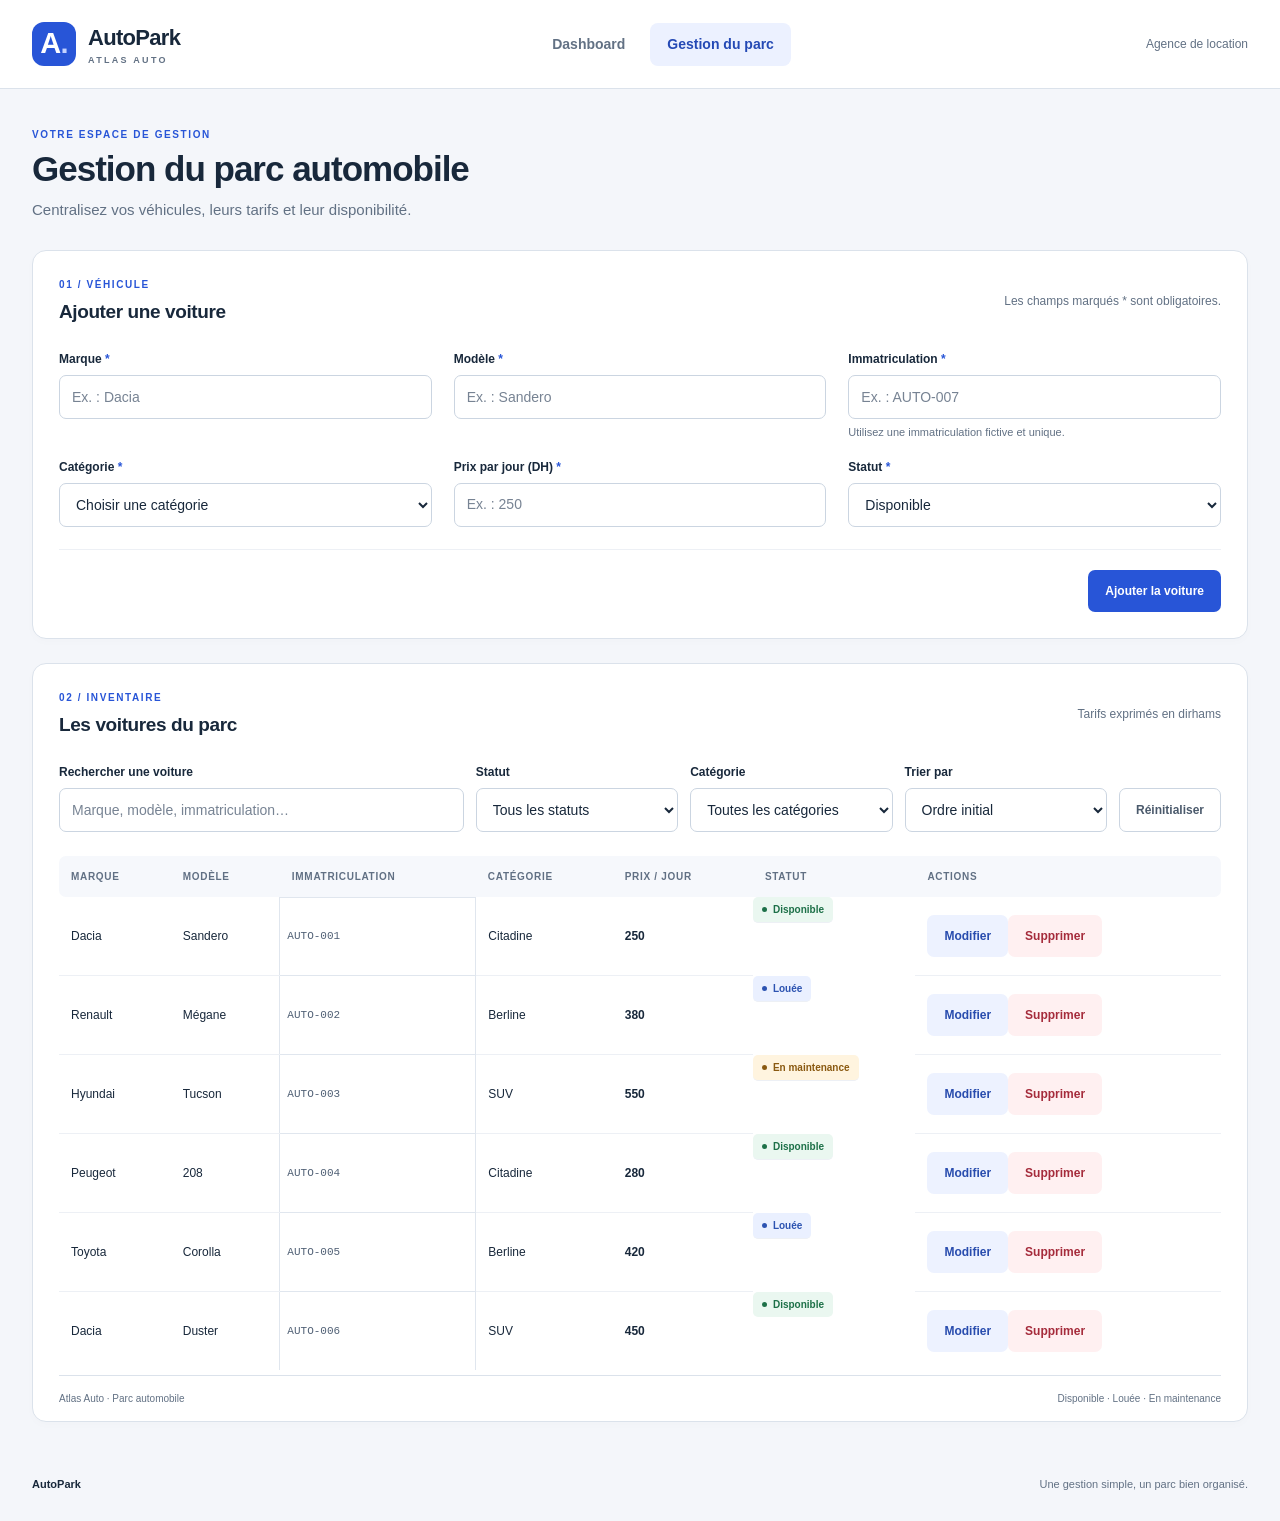
<file: voitures.html>
<!doctype html>
<html lang="fr">
  <head>
    <meta charset="UTF-8" />
    <meta name="viewport" content="width=device-width, initial-scale=1.0" />
    <meta
      name="description"
      content="AutoPark — Interface de gestion du parc automobile Atlas Auto."
    />
    <title>Gestion du parc · AutoPark</title>
    <link rel="icon" href="data:," />
    <link rel="stylesheet" href="css/style.css" />
    <script type="module" src="js/voitures.js"></script>
  </head>
  <body>
    <a class="skip-link" href="#contenu">Aller au contenu</a>
    <header class="site-header">
      <div class="container header-content">
        <a
          class="brand"
          href="voitures.html"
          aria-label="AutoPark — Gestion du parc"
        >
          <span class="brand-mark" aria-hidden="true">A<span>.</span></span>
          <span>AutoPark<small>ATLAS AUTO</small></span>
        </a>
        <nav aria-label="Navigation principale">
          <!-- index.html est le dashboard à créer par l'apprenant. -->
          <a href="index.html">Dashboard</a>
          <a href="voitures.html" aria-current="page">Gestion du parc</a>
        </nav>
        <span class="agency-label">Agence de location</span>
      </div>
    </header>

    <main id="contenu" class="container main-content">
      <section class="page-intro" aria-labelledby="titre-page">
        <p class="eyebrow">VOTRE ESPACE DE GESTION</p>
        <h1 id="titre-page">Gestion du parc automobile</h1>
        <p>Centralisez vos véhicules, leurs tarifs et leur disponibilité.</p>
      </section>

      <section class="panel" aria-labelledby="titre-formulaire">
        <div class="section-heading">
          <div>
            <p class="eyebrow">01 / VÉHICULE</p>
            <h2 id="titre-formulaire">Ajouter une voiture</h2>
          </div>
          <span class="section-note"
            >Les champs marqués * sont obligatoires.</span
          >
        </div>
        <!-- TODO JS : gérer submit, valider, ajouter ou modifier une voiture. -->
        <form id="formulaire-voiture" novalidate>
          <input type="hidden" id="voiture-id" name="id" value="" />
          <div class="form-grid">
            <div class="field">
              <label for="marque"
                >Marque <span aria-hidden="true">*</span></label
              >
              <input
                id="marque"
                name="marque"
                type="text"
                placeholder="Ex. : Dacia"
                required
                aria-describedby="erreur-marque"
              />
              <small id="erreur-marque" class="field-error"></small>
            </div>
            <div class="field">
              <label for="modele"
                >Modèle <span aria-hidden="true">*</span></label
              >
              <input
                id="modele"
                name="modele"
                type="text"
                placeholder="Ex. : Sandero"
                required
                aria-describedby="erreur-modele"
              />
              <small id="erreur-modele" class="field-error"></small>
            </div>
            <div class="field">
              <label for="immatriculation"
                >Immatriculation <span aria-hidden="true">*</span></label
              >
              <input
                id="immatriculation"
                name="immatriculation"
                type="text"
                placeholder="Ex. : AUTO-007"
                required
                aria-describedby="aide-immatriculation erreur-immatriculation"
              />
              <small id="aide-immatriculation" class="field-help"
                >Utilisez une immatriculation fictive et unique.</small
              >
              <small id="erreur-immatriculation" class="field-error"></small>
            </div>
            <div class="field">
              <label for="categorie"
                >Catégorie <span aria-hidden="true">*</span></label
              >
              <select
                id="categorie"
                name="categorie"
                required
                aria-describedby="erreur-categorie"
              >
                <option value="">Choisir une catégorie</option>
                <option value="Citadine">Citadine</option>
                <option value="Berline">Berline</option>
                <option value="SUV">SUV</option>
              </select>
              <small id="erreur-categorie" class="field-error"></small>
            </div>
            <div class="field">
              <label for="prix-jour"
                >Prix par jour (DH) <span aria-hidden="true">*</span></label
              >
              <input
                id="prix-jour"
                name="prixJour"
                type="number"
                min="0.01"
                step="0.01"
                placeholder="Ex. : 250"
                required
                aria-describedby="erreur-prix-jour"
              />
              <small id="erreur-prix-jour" class="field-error"></small>
            </div>
            <div class="field">
              <label for="statut"
                >Statut <span aria-hidden="true">*</span></label
              >
              <select
                id="statut"
                name="statut"
                required
                aria-describedby="erreur-statut"
              >
                <option value="Disponible">Disponible</option>
                <option value="Louée">Louée</option>
                <option value="En maintenance">En maintenance</option>
              </select>
              <small id="erreur-statut" class="field-error"></small>
            </div>
          </div>
          <div class="form-footer">
            <p
              id="message-formulaire"
              class="feedback"
              role="status"
              aria-live="polite"
            ></p>
            <div class="form-actions">
              <!-- Retirer hidden en JavaScript pendant une modification. -->
              <button
                id="annuler-modification"
                class="button button-secondary"
                type="button"
                hidden
              >
                Annuler la modification
              </button>
              <button
                id="bouton-enregistrer"
                class="button button-primary"
                type="submit"
              >
                Ajouter la voiture
              </button>
            </div>
          </div>
        </form>
      </section>

      <section class="panel inventory-panel" aria-labelledby="titre-inventaire">
        <div class="section-heading">
          <div>
            <p class="eyebrow">02 / INVENTAIRE</p>
            <h2 id="titre-inventaire">Les voitures du parc</h2>
          </div>
          <span class="section-note">Tarifs exprimés en dirhams</span>
        </div>
        <!-- TODO JS : combiner recherche, filtres et tri. -->
        <div class="toolbar">
          <div class="field search-field">
            <label for="recherche">Rechercher une voiture</label>
            <input
              id="recherche"
              type="search"
              placeholder="Marque, modèle, immatriculation…"
            />
          </div>
          <div class="field">
            <label for="filtre-statut">Statut</label>
            <select id="filtre-statut">
              <option value="">Tous les statuts</option>
              <option value="Disponible">Disponible</option>
              <option value="Louée">Louée</option>
              <option value="En maintenance">En maintenance</option>
            </select>
          </div>
          <div class="field">
            <label for="filtre-categorie">Catégorie</label>
            <select id="filtre-categorie">
              <option value="">Toutes les catégories</option>
              <option value="Citadine">Citadine</option>
              <option value="Berline">Berline</option>
              <option value="SUV">SUV</option>
            </select>
          </div>
          <div class="field">
            <label for="tri-prix">Trier par</label>
            <select id="tri-prix">
              <option value="">Ordre initial</option>
              <option value="croissant">Prix croissant</option>
              <option value="décroissant">Prix décroissant</option>
            </select>
          </div>
          <button
            id="reinitialiser-filtres"
            type="button"
            class="button button-secondary"
          >
            Réinitialiser
          </button>
        </div>
        <p
          id="message-parc"
          class="feedback inventory-feedback"
          role="status"
          aria-live="polite"
        ></p>
        <div
          class="table-scroll"
          role="region"
          aria-label="Tableau des voitures : défilement horizontal possible"
          tabindex="0"
        >
          <table>
            <caption class="sr-only">
              Liste des voitures du parc et actions de gestion
            </caption>
            <thead>
              <tr>
                <th scope="col">Marque</th>
                <th scope="col">Modèle</th>
                <th scope="col">Immatriculation</th>
                <th scope="col">Catégorie</th>
                <th scope="col">Prix / jour</th>
                <th scope="col">Statut</th>
                <th scope="col">Actions</th>
              </tr>
            </thead>
            <!-- Lignes de démonstration statiques : à remplacer par un affichage JS.
               data-id identifie la voiture ; data-action indique l'action. -->
            <tbody id="liste-voitures">
              <!-- <tr>
                <td><strong>Dacia</strong></td>
                <td>Sandero</td>
                <td><span class="registration">AUTO-001</span></td>
                <td>Citadine</td>
                <td class="price">250 <span>DH / jour</span></td>
                <td><span class="badge badge-disponible">Disponible</span></td>
                <td>
                  <div class="row-actions">
                    <button
                      type="button"
                      class="button button-edit"
                      data-action="modifier"
                      data-id="1"
                      aria-label="Modifier Dacia Sandero, AUTO-001"
                    >
                      Modifier
                    </button>
                    <button
                      type="button"
                      class="button button-delete"
                      data-action="supprimer"
                      data-id="1"
                      aria-label="Supprimer Dacia Sandero, AUTO-001"
                    >
                      Supprimer
                    </button>
                  </div>
                </td>
              </tr>
              <tr>
                <td><strong>Renault</strong></td>
                <td>Mégane</td>
                <td><span class="registration">AUTO-002</span></td>
                <td>Berline</td>
                <td class="price">380 <span>DH / jour</span></td>
                <td><span class="badge badge-louee">Louée</span></td>
                <td>
                  <div class="row-actions">
                    <button
                      type="button"
                      class="button button-edit"
                      data-action="modifier"
                      data-id="2"
                      aria-label="Modifier Renault Mégane, AUTO-002"
                    >
                      Modifier
                    </button>
                    <button
                      type="button"
                      class="button button-delete"
                      data-action="supprimer"
                      data-id="2"
                      aria-label="Supprimer Renault Mégane, AUTO-002"
                    >
                      Supprimer
                    </button>
                  </div>
                </td>
              </tr>
              <tr>
                <td><strong>Hyundai</strong></td>
                <td>Tucson</td>
                <td><span class="registration">AUTO-003</span></td>
                <td>SUV</td>
                <td class="price">550 <span>DH / jour</span></td>
                <td>
                  <span class="badge badge-maintenance">En maintenance</span>
                </td>
                <td>
                  <div class="row-actions">
                    <button
                      type="button"
                      class="button button-edit"
                      data-action="modifier"
                      data-id="3"
                      aria-label="Modifier Hyundai Tucson, AUTO-003"
                    >
                      Modifier
                    </button>
                    <button
                      type="button"
                      class="button button-delete"
                      data-action="supprimer"
                      data-id="3"
                      aria-label="Supprimer Hyundai Tucson, AUTO-003"
                    >
                      Supprimer
                    </button>
                  </div>
                </td>
              </tr>
              <tr>
                <td><strong>Peugeot</strong></td>
                <td>208</td>
                <td><span class="registration">AUTO-004</span></td>
                <td>Citadine</td>
                <td class="price">280 <span>DH / jour</span></td>
                <td><span class="badge badge-disponible">Disponible</span></td>
                <td>
                  <div class="row-actions">
                    <button
                      type="button"
                      class="button button-edit"
                      data-action="modifier"
                      data-id="4"
                      aria-label="Modifier Peugeot 208, AUTO-004"
                    >
                      Modifier
                    </button>
                    <button
                      type="button"
                      class="button button-delete"
                      data-action="supprimer"
                      data-id="4"
                      aria-label="Supprimer Peugeot 208, AUTO-004"
                    >
                      Supprimer
                    </button>
                  </div>
                </td>
              </tr>
              <tr>
                <td><strong>Toyota</strong></td>
                <td>Corolla</td>
                <td><span class="registration">AUTO-005</span></td>
                <td>Berline</td>
                <td class="price">420 <span>DH / jour</span></td>
                <td><span class="badge badge-louee">Louée</span></td>
                <td>
                  <div class="row-actions">
                    <button
                      type="button"
                      class="button button-edit"
                      data-action="modifier"
                      data-id="5"
                      aria-label="Modifier Toyota Corolla, AUTO-005"
                    >
                      Modifier
                    </button>
                    <button
                      type="button"
                      class="button button-delete"
                      data-action="supprimer"
                      data-id="5"
                      aria-label="Supprimer Toyota Corolla, AUTO-005"
                    >
                      Supprimer
                    </button>
                  </div>
                </td>
              </tr>
              <tr>
                <td><strong>Dacia</strong></td>
                <td>Duster</td>
                <td><span class="registration">AUTO-006</span></td>
                <td>SUV</td>
                <td class="price">450 <span>DH / jour</span></td>
                <td><span class="badge badge-disponible">Disponible</span></td>
                <td>
                  <div class="row-actions">
                    <button
                      type="button"
                      class="button button-edit"
                      data-action="modifier"
                      data-id="6"
                      aria-label="Modifier Dacia Duster, AUTO-006"
                    >
                      Modifier
                    </button>
                    <button
                      type="button"
                      class="button button-delete"
                      data-action="supprimer"
                      data-id="6"
                      aria-label="Supprimer Dacia Duster, AUTO-006"
                    >
                      Supprimer
                    </button>
                  </div>
                </td>
              </tr> -->
            </tbody>
          </table>
        </div>
        <!-- TODO JS : afficher ce message si le parc ou le résultat est vide. -->
        <div id="etat-vide" class="empty-state" hidden>
          <h3>Aucune voiture à afficher</h3>
          <p id="texte-etat-vide">
            Ajoutez une voiture ou modifiez vos critères de recherche.
          </p>
        </div>
        <div class="table-footer">
          <span>Atlas Auto · Parc automobile</span
          ><span>Disponible · Louée · En maintenance</span>
        </div>
      </section>
    </main>
    <footer class="site-footer container">
      <span>AutoPark</span>
      <p>Une gestion simple, un parc bien organisé.</p>
    </footer>
  </body>
</html>
</file>
<file: css/style.css>
:root {
  --page: #f4f6fa;
  --surface: #ffffff;
  --text: #18283b;
  --muted: #627184;
  --border: #dbe2eb;
  --primary: #2855d7;
  --primary-dark: #1e41a6;
  --radius: 14px;
}
* {
  box-sizing: border-box;
}
body {
  margin: 0;
  background: var(--page);
  color: var(--text);
  font-family: Arial, Helvetica, sans-serif;
  font-size: 14px;
  line-height: 1.5;
}
button,
input,
select {
  font: inherit;
}
a {
  color: inherit;
}
button,
select {
  cursor: pointer;
}
button {
  border: 0;
}
[hidden] {
  display: none !important;
}
.container {
  width: min(1240px, calc(100% - 64px));
  margin: 0 auto;
}
.site-header {
  background: var(--surface);
  border-bottom: 1px solid var(--border);
}
.header-content {
  min-height: 88px;
  display: flex;
  align-items: center;
  justify-content: space-between;
  gap: 28px;
}
.brand {
  display: flex;
  gap: 12px;
  align-items: center;
  text-decoration: none;
  font-size: 22px;
  font-weight: 800;
  letter-spacing: -0.7px;
}
.brand-mark {
  display: flex;
  align-items: center;
  justify-content: center;
  width: 44px;
  height: 44px;
  border-radius: 12px;
  background: var(--primary);
  color: white;
  font-size: 29px;
}
.brand-mark span {
  color: #c4d2ff;
}
.brand small {
  display: block;
  color: var(--muted);
  font-size: 9px;
  letter-spacing: 2.3px;
}
nav {
  display: flex;
  gap: 8px;
}
nav a {
  padding: 11px 17px;
  border-radius: 8px;
  color: var(--muted);
  font-weight: 700;
  text-decoration: none;
}
nav a:hover {
  background: #f2f5fb;
  color: var(--text);
}
nav a[aria-current="page"] {
  background: #ecf1ff;
  color: #2449b5;
}
.agency-label {
  color: var(--muted);
  font-size: 12px;
}
.main-content {
  padding-top: 38px;
  padding-bottom: 30px;
}
.page-intro {
  margin-bottom: 28px;
}
.eyebrow {
  margin: 0 0 6px;
  color: var(--primary);
  font-size: 10px;
  font-weight: 800;
  letter-spacing: 1.6px;
}
h1,
h2,
h3,
p {
  margin-top: 0;
}
h1 {
  margin-bottom: 9px;
  font-size: clamp(26px, 3vw, 35px);
  line-height: 1.2;
  letter-spacing: -1px;
}
.page-intro > p:last-child {
  margin-bottom: 0;
  color: var(--muted);
  font-size: 15px;
}
h2 {
  margin-bottom: 0;
  font-size: 19px;
  letter-spacing: -0.4px;
}
.panel {
  padding: 26px;
  margin-bottom: 24px;
  border: 1px solid var(--border);
  border-radius: var(--radius);
  background: var(--surface);
  box-shadow: 0 3px 10px #18283b04;
}
.section-heading {
  display: flex;
  justify-content: space-between;
  align-items: center;
  gap: 16px;
  margin-bottom: 24px;
}
.section-note {
  color: var(--muted);
  font-size: 12px;
}
.form-grid {
  display: grid;
  grid-template-columns: repeat(3, minmax(0, 1fr));
  gap: 17px 22px;
}
.field {
  display: flex;
  flex-direction: column;
  min-width: 0;
}
label {
  margin-bottom: 7px;
  font-size: 12px;
  font-weight: 700;
}
label span {
  color: var(--primary);
}
input,
select {
  width: 100%;
  min-height: 44px;
  padding: 10px 12px;
  border: 1px solid #cbd5e1;
  border-radius: 7px;
  background: white;
  color: var(--text);
}
input::placeholder {
  color: #778393;
}
input:focus,
select:focus {
  outline: 3px solid #dce5ff;
  border-color: var(--primary);
}
input[aria-invalid="true"],
select[aria-invalid="true"] {
  border-color: #b42336;
}
.field-help {
  margin-top: 5px;
  color: var(--muted);
  font-size: 11px;
}
.field-error {
  margin-top: 5px;
  color: #ae2134;
  font-size: 12px;
}
.field-error:empty {
  display: none;
}
.form-footer {
  display: flex;
  justify-content: space-between;
  align-items: center;
  gap: 18px;
  border-top: 1px solid #edf0f5;
  padding-top: 20px;
  margin-top: 22px;
}
.form-actions {
  display: flex;
  gap: 10px;
  margin-left: auto;
}
.button {
  display: inline-flex;
  align-items: center;
  justify-content: center;
  min-height: 42px;
  padding: 10px 16px;
  border: 1px solid transparent;
  border-radius: 7px;
  font-weight: 700;
  font-size: 12px;
  white-space: nowrap;
}
.button-primary {
  background: var(--primary);
  color: white;
}
.button-primary:hover {
  background: var(--primary-dark);
}
.button-secondary {
  background: white;
  border-color: #cbd5e1;
  color: #4b5a6c;
}
.button-secondary:hover {
  background: #f3f6fa;
}
.button-edit {
  background: #edf2ff;
  color: #284cae;
}
.button-edit:hover {
  background: #dee7ff;
}
.button-delete {
  background: #fff0f1;
  color: #a52b3b;
}
.button-delete:hover {
  background: #ffdde1;
}
.feedback {
  margin: 0;
  font-size: 13px;
}
.feedback.success {
  color: #167348;
}
.feedback.error {
  color: #ae2134;
}
.inventory-panel {
  padding-bottom: 0;
  overflow: hidden;
}
.toolbar {
  display: grid;
  grid-template-columns: minmax(210px, 2fr) repeat(3, minmax(130px, 1fr)) auto;
  align-items: end;
  gap: 12px;
  margin-bottom: 24px;
}
.toolbar .button {
  min-height: 44px;
}
.inventory-feedback:not(:empty) {
  margin-bottom: 16px;
}
.table-scroll {
  overflow-x: auto;
}
table {
  width: 100%;
  border-collapse: collapse;
  text-align: left;
  white-space: nowrap;
}
th {
  padding: 13px 12px;
  background: #f6f8fc;
  color: #617084;
  font-size: 10px;
  text-transform: uppercase;
  letter-spacing: 0.7px;
}
th:first-child {
  border-radius: 7px 0 0 7px;
}
th:last-child {
  border-radius: 0 7px 7px 0;
}
td {
  padding: 18px 12px;
  border-bottom: 1px solid #edf0f5;
  font-size: 12px;
}
tbody tr:last-child td {
  border-bottom: none;
}
tbody tr:hover {
  background: #fbfcff;
}
.registration {
  padding: 4px 7px;
  border: 1px solid #e0e6ee;
  border-radius: 4px;
  color: #506075;
  font-family: monospace;
  font-size: 11px;
}
.price {
  font-weight: 700;
}
.price span {
  font-size: 10px;
  font-weight: 400;
  color: var(--muted);
}
.badge {
  display: inline-flex;
  align-items: center;
  gap: 6px;
  padding: 5px 9px;
  border-radius: 5px;
  font-weight: 700;
  font-size: 10px;
}
.badge::before {
  content: "";
  width: 5px;
  height: 5px;
  border-radius: 50%;
  background: currentColor;
}
.badge-disponible {
  background: #eaf7f0;
  color: #1d7048;
}
.badge-louee {
  background: #eaf0ff;
  color: #2c53b1;
}
.badge-maintenance {
  background: #fff4df;
  color: #8a5910;
}
.row-actions {
  display: flex;
  gap: 7px;
}
.row-actions .button {
  min-height: 34px;
  padding: 7px 9px;
  font-size: 10px;
}
.empty-state {
  padding: 36px 16px;
  text-align: center;
  color: var(--muted);
}
.empty-state h3 {
  color: var(--text);
  font-size: 16px;
}
.empty-state p {
  margin-bottom: 0;
}
.table-footer {
  display: flex;
  justify-content: space-between;
  gap: 12px;
  margin-top: 5px;
  padding: 15px 0;
  border-top: 1px solid var(--border);
  color: var(--muted);
  font-size: 10px;
}
.site-footer {
  display: flex;
  justify-content: space-between;
  gap: 16px;
  padding-bottom: 28px;
  color: var(--muted);
  font-size: 11px;
}
.site-footer > span {
  color: var(--text);
  font-weight: 800;
}
.site-footer p {
  margin: 0;
}
:focus-visible {
  outline: 3px solid #2855d7;
  outline-offset: 3px;
}
.sr-only {
  position: absolute;
  width: 1px;
  height: 1px;
  padding: 0;
  margin: -1px;
  overflow: hidden;
  clip: rect(0, 0, 0, 0);
  white-space: nowrap;
  border: 0;
}
.skip-link {
  position: absolute;
  top: 8px;
  left: 8px;
  z-index: 10;
  padding: 10px;
  background: white;
  transform: translateY(-160%);
}
.skip-link:focus {
  transform: translateY(0);
}
@media (max-width: 1100px) {
  .toolbar {
    grid-template-columns: repeat(3, minmax(0, 1fr));
  }
  .search-field {
    grid-column: span 2;
  }
  .agency-label {
    display: none;
  }
}
@media (max-width: 760px) {
  .container {
    width: calc(100% - 32px);
  }
  .header-content {
    flex-wrap: wrap;
    gap: 14px;
    padding: 18px 0;
  }
  nav {
    width: 100%;
  }
  nav a {
    flex: 1;
    text-align: center;
    padding: 10px;
  }
  .main-content {
    padding-top: 28px;
  }
  .panel {
    padding: 20px;
  }
  .inventory-panel {
    padding-bottom: 0;
  }
  .section-heading {
    align-items: flex-start;
    flex-direction: column;
    gap: 8px;
  }
  .form-grid {
    grid-template-columns: repeat(2, minmax(0, 1fr));
  }
  .toolbar {
    grid-template-columns: repeat(2, minmax(0, 1fr));
  }
  .search-field {
    grid-column: 1 / -1;
  }
  .table-footer {
    flex-direction: column;
    gap: 4px;
  }
}
@media (max-width: 480px) {
  .form-grid,
  .toolbar {
    grid-template-columns: 1fr;
  }
  .form-footer,
  .form-actions {
    flex-direction: column;
    align-items: stretch;
    width: 100%;
  }
  .form-actions {
    margin-left: 0;
  }
  .site-footer {
    flex-direction: column;
    gap: 5px;
  }
}
</file>
